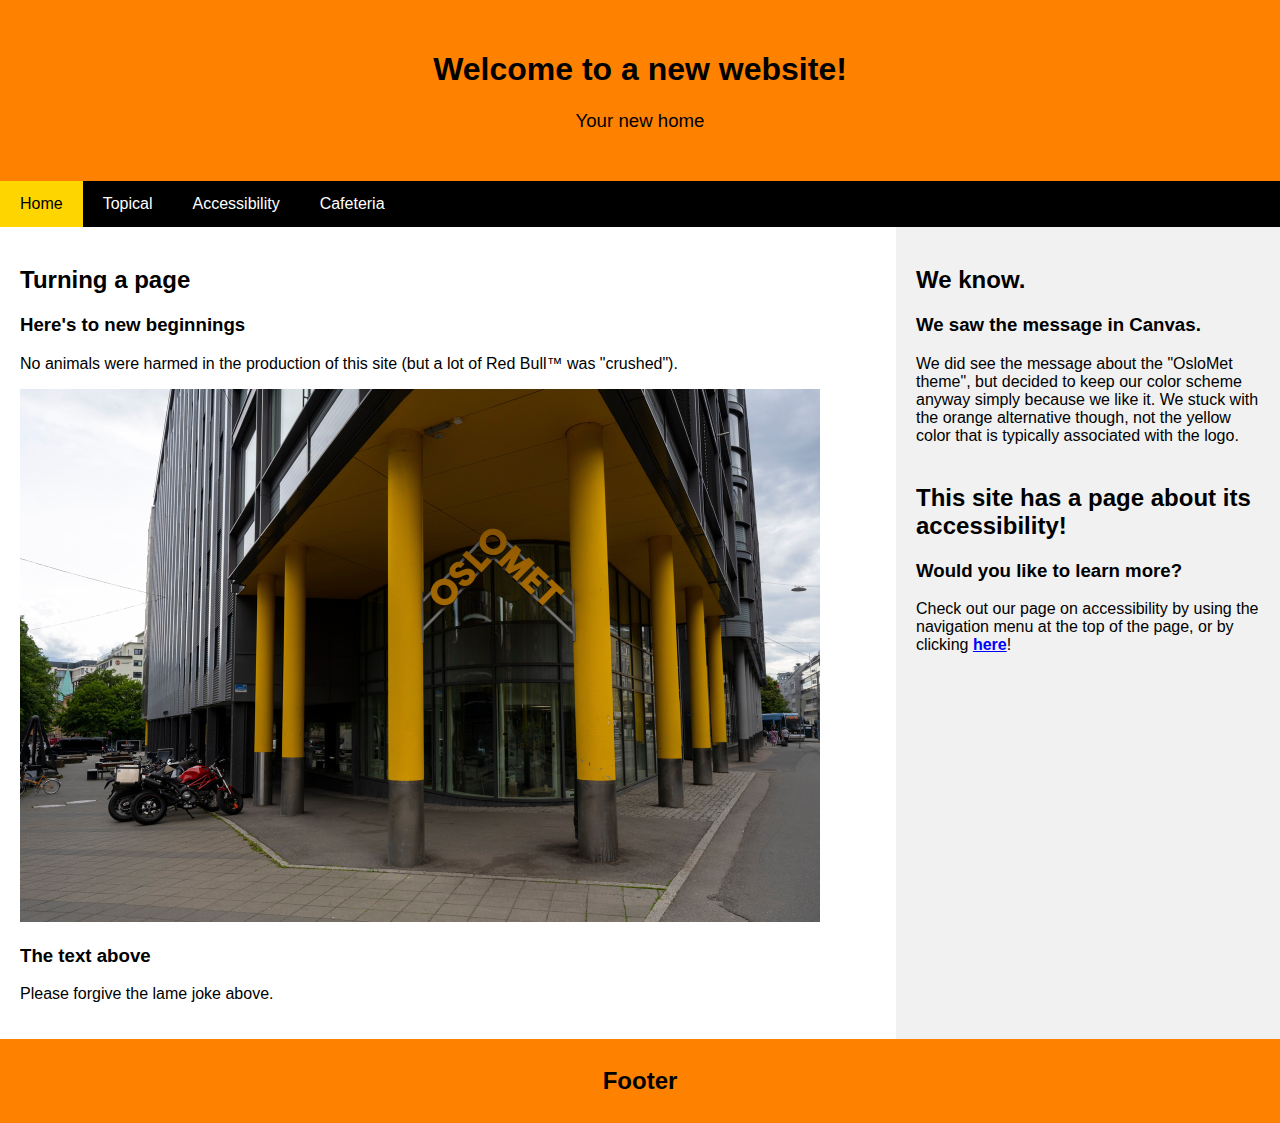
<file: index.html>
<!DOCTYPE html>
<html lang="en">
<head>
<title>Home</title>
<link type="text/CSS" rel="stylesheet" href="css/style.css">
<meta charset="UTF-8" name="viewport" content="width=device-width, initial-scale=1"> 
<!--Using the meta viewport element to make sure the dimensions and scaling on the page are relative to the screen width of the device-->
</head>
<body>

<div class="body-container">

  <!-- Header -->
  <div class="header">
    <h1>Welcome to a new website!</h1>
    <p>Your new home</p>
  </div>

  <!-- Navigation Bar -->
  <div class="navbar">
    <a class="active" href="index.html">Home</a>
    <a href="topical.html">Topical</a>
    <a href="accessibility.html">Accessibility</a>
    <a href="cafeteria.html">Cafeteria</a>
  </div>

  <!-- The grid with two columns -->
  <div class="row">

    <!-- Left column/main content -->
    <div class="main">
      <h2>Turning a page</h2>
      <h3>Here's to new beginnings</h3>
      <p>No animals were harmed in the production of this site (but a lot of Red Bull™ was "crushed").</p>

      <img src="media/campus-pilestredet.jpg" alt="OsloMet campus p35">
      <!-- Image sourced from https://foto.oslomet.no/fotoweb/archives/5007-Arkitektur-ved-OsloMet/Folder%2052/CampusSommer-84.jpg.info#c=%2Ffotoweb%2Farchives%2F5007-Arkitektur-ved-OsloMet%2F, Credit: Skjalg Bøhmer Vold/OsloMet -->

      <h3>The text above</h3>
      <p>Please forgive the lame joke above.</p>

    </div>

    <!-- Right column/side content -->
    <div class="side">
      <h2>We know.</h2>
      <h3>We saw the message in Canvas.</h3>
      <p>
        We did see the message about the "OsloMet theme", but decided to keep our color scheme anyway simply because we like it. 
        We stuck with the orange alternative though, not the yellow color that is typically associated with the logo.
      </p>

      <div class="divider-spacing"></div> <!-- Small space between the texts -->

      <h2>This site has a page about its accessibility!</h2>
      <h3>Would you like to learn more?</h3>
      <p>
        Check out our page on accessibility by using the navigation menu at the top of the page, 
        or by clicking <a href="accessibility.html" title="go to the accessibility page">here</a>!
      </p>
    </div>

  </div>
</div>

<!-- Footer -->
<div class="footer">
  <h2>Footer</h2>
</div>

</body>
</html>
</file>
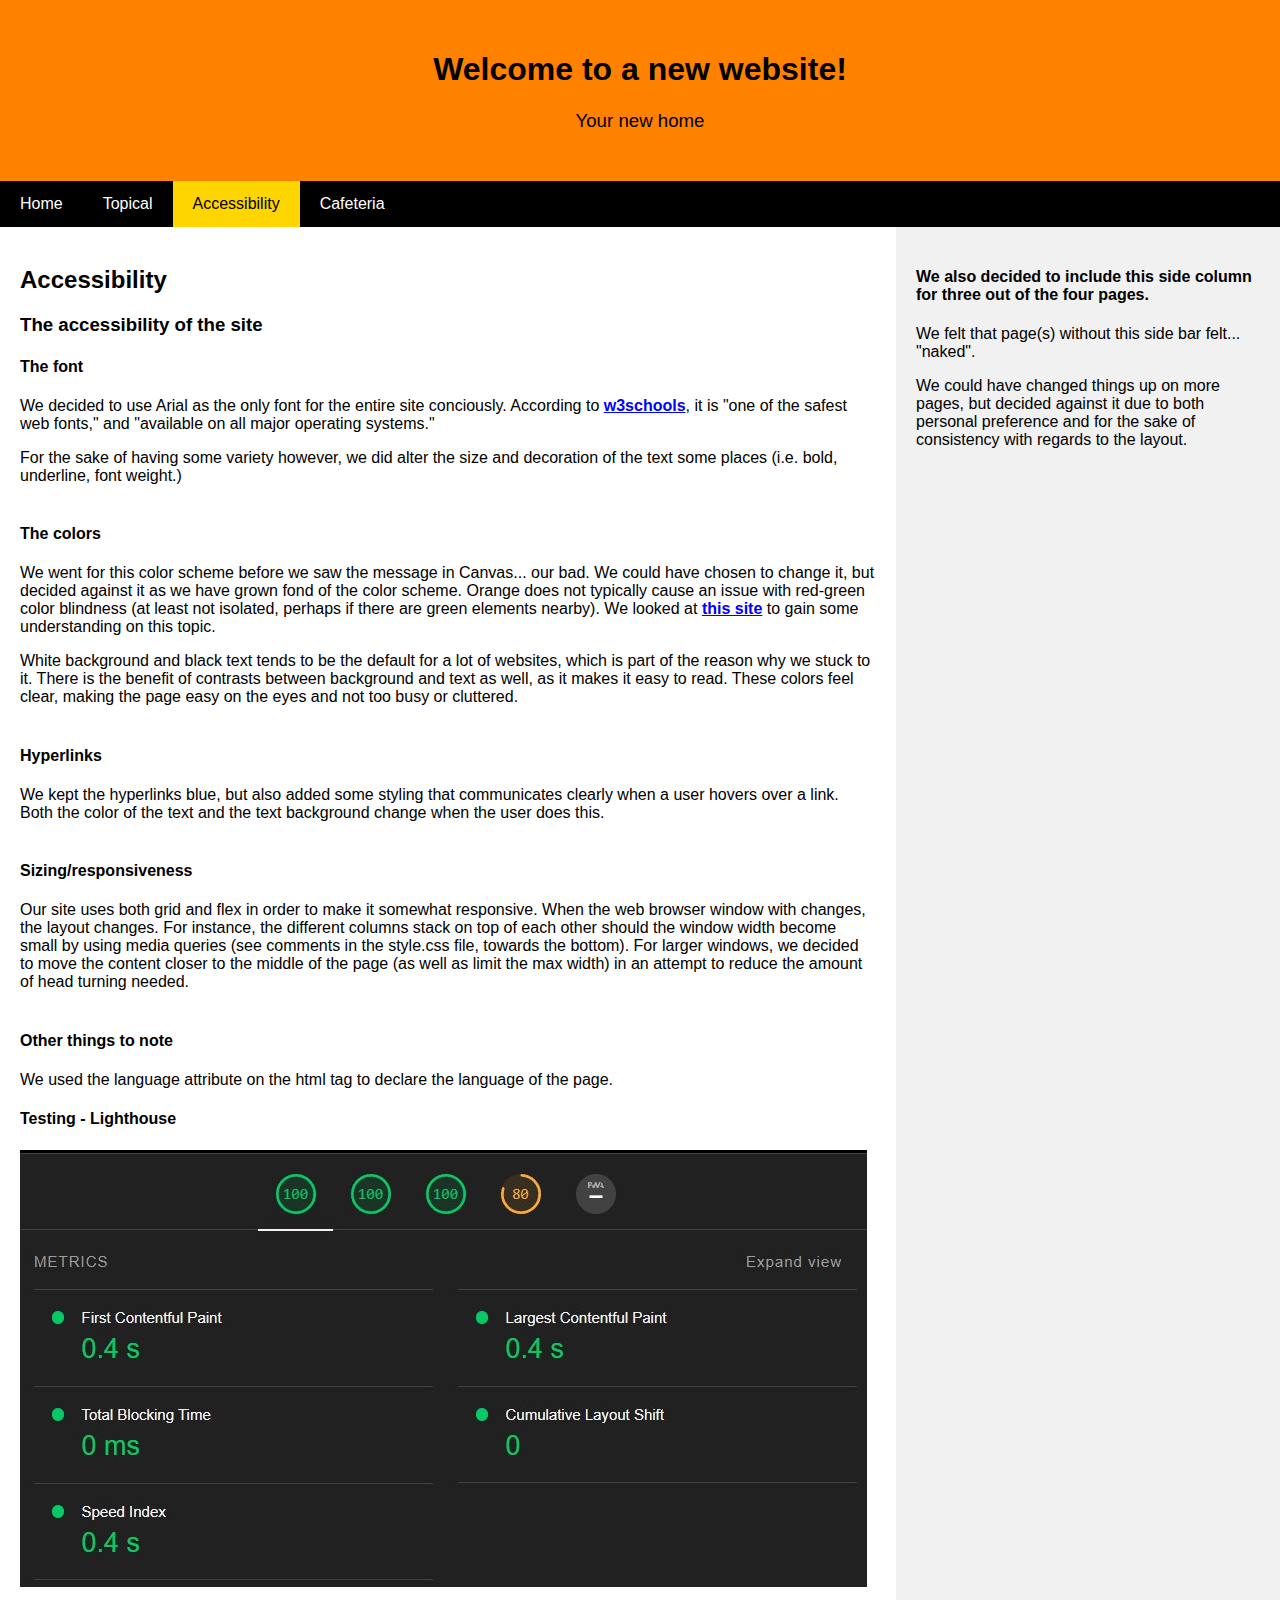
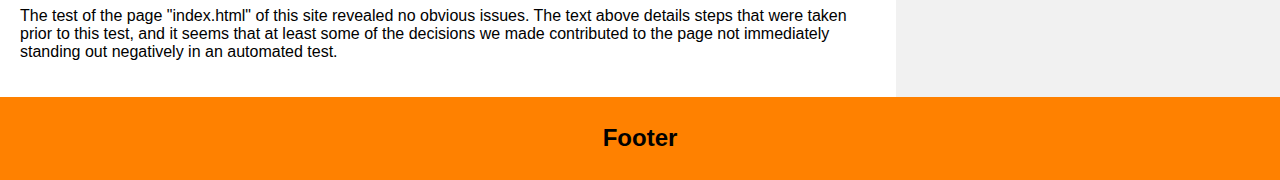
<file: accessibility.html>
<!DOCTYPE html>
<html lang="en">
<head>
<title>Accessibility</title>
<link type="text/CSS" rel="stylesheet" href="css/style.css">
<meta charset="UTF-8" name="viewport" content="width=device-width, initial-scale=1">
</head>
<body>

<div class="body-container">

  <!-- Header -->
  <div class="header">
    <h1>Welcome to a new website!</h1>
    <p>Your new home</p>
  </div>

  <!-- Navigation Bar -->
  <div class="navbar">
    <a href="index.html">Home</a>
    <a href="topical.html">Topical</a>
    <a class="active" href="accessibility.html">Accessibility</a>
    <a href="cafeteria.html">Cafeteria</a>
  </div>

  <!-- The grid with two columns -->
  <div class="row">

    <!--Main/left column-->
    <div class="main">
      <h2>Accessibility</h2>

      <h3>The accessibility of the site</h3>

      <h4>The font</h4>
      <p>
        We decided to use Arial as the only font for the entire site conciously. 
        According to <a href="https://www.w3schools.com/cssref/css_websafe_fonts.php" target="_blank" rel="noopener noreferrer"title="w3schools web safe fonts">w3schools</a>, it is "one of the safest web fonts," and "available on all major operating systems." 
        <!--Used the attributes "noopener" and "noreferrer" based on recommendations from FreeCodeCamp: https://www.freecodecamp.org/news/what-is-tabnabbing/ -->
      </p>
      <p>
        For the sake of having some variety however, we did alter the size and decoration of the text some places (i.e. bold, underline, font weight.)
      </p>

      <div class="divider-spacing"></div> <!-- Creates a small space -->

      <h4>The colors</h4>
      <p>
        We went for this color scheme before we saw the message in Canvas... our bad. 
        We could have chosen to change it, but decided against it as we have grown fond of the color scheme.
        Orange does not typically cause an issue with red-green color blindness (at least not isolated, perhaps if there are green elements nearby).
        We looked at <a href="https://www.datylon.com/blog/data-visualization-for-colorblind-readers" target="_blank" rel="noopener noreferrer" title="datylon.com data visualization for colorblind">this site</a> to gain some understanding on this topic.
        <!--Used the attributes "noopener" and "noreferrer" based on recommendations from FreeCodeCamp: https://www.freecodecamp.org/news/what-is-tabnabbing/ -->
      </p>
      <p>
        White background and black text tends to be the default for a lot of websites, which is part of the reason why we stuck to it.
        There is the benefit of contrasts between background and text as well, as it makes it easy to read.
        These colors feel clear, making the page easy on the eyes and not too busy or cluttered.
      </p>

      <div class="divider-spacing"></div> <!-- Creates a small space -->

      <h4>Hyperlinks</h4>
      <p>
        We kept the hyperlinks blue, but also added some styling that communicates clearly when a user hovers over a link.
        Both the color of the text and the text background change when the user does this.
      </p>

      <div class="divider-spacing"></div> <!-- Creates a small space -->

      <h4>Sizing/responsiveness</h4>
      <p>
        Our site uses both grid and flex in order to make it somewhat responsive.
        When the web browser window with changes, the layout changes.
        For instance, the different columns stack on top of each other should the window width become small by using media queries (see comments in the style.css file, towards the bottom).
        For larger windows, we decided to move the content closer to the middle of the page (as well as limit the max width) in an attempt to reduce the amount of head turning needed.
      </p>

      <div class="divider-spacing"></div> <!-- Creates a small space -->

      <h4>Other things to note</h4>
      <p>We used the language attribute on the html tag to declare the language of the page.</p>

      <h4>Testing - Lighthouse</h4>
      <img src="media/lighthouse-metrics.jpg" alt="Google Lighthouse test metrics">
      <p>
        The test of the page "index.html" of this site revealed no obvious issues. 
        The text above details steps that were taken prior to this test, 
        and it seems that at least some of the decisions we made contributed to the page not immediately standing out negatively in an automated test.
      </p>

    </div>

    <!--Side content-->
    <div class="side">
      <h4>We also decided to include this side column for three out of the four pages.</h4>

      <p>We felt that page(s) without this side bar felt... "naked".</p>
      <p>
        We could have changed things up on more pages, but decided against it due to both personal preference and for the sake of consistency with regards to the layout.
      </p>
      
    </div>

  </div>
</div>

<!-- Footer -->
<div class="footer">
  <h2>Footer</h2>
</div>

</body>
</html>
</file>
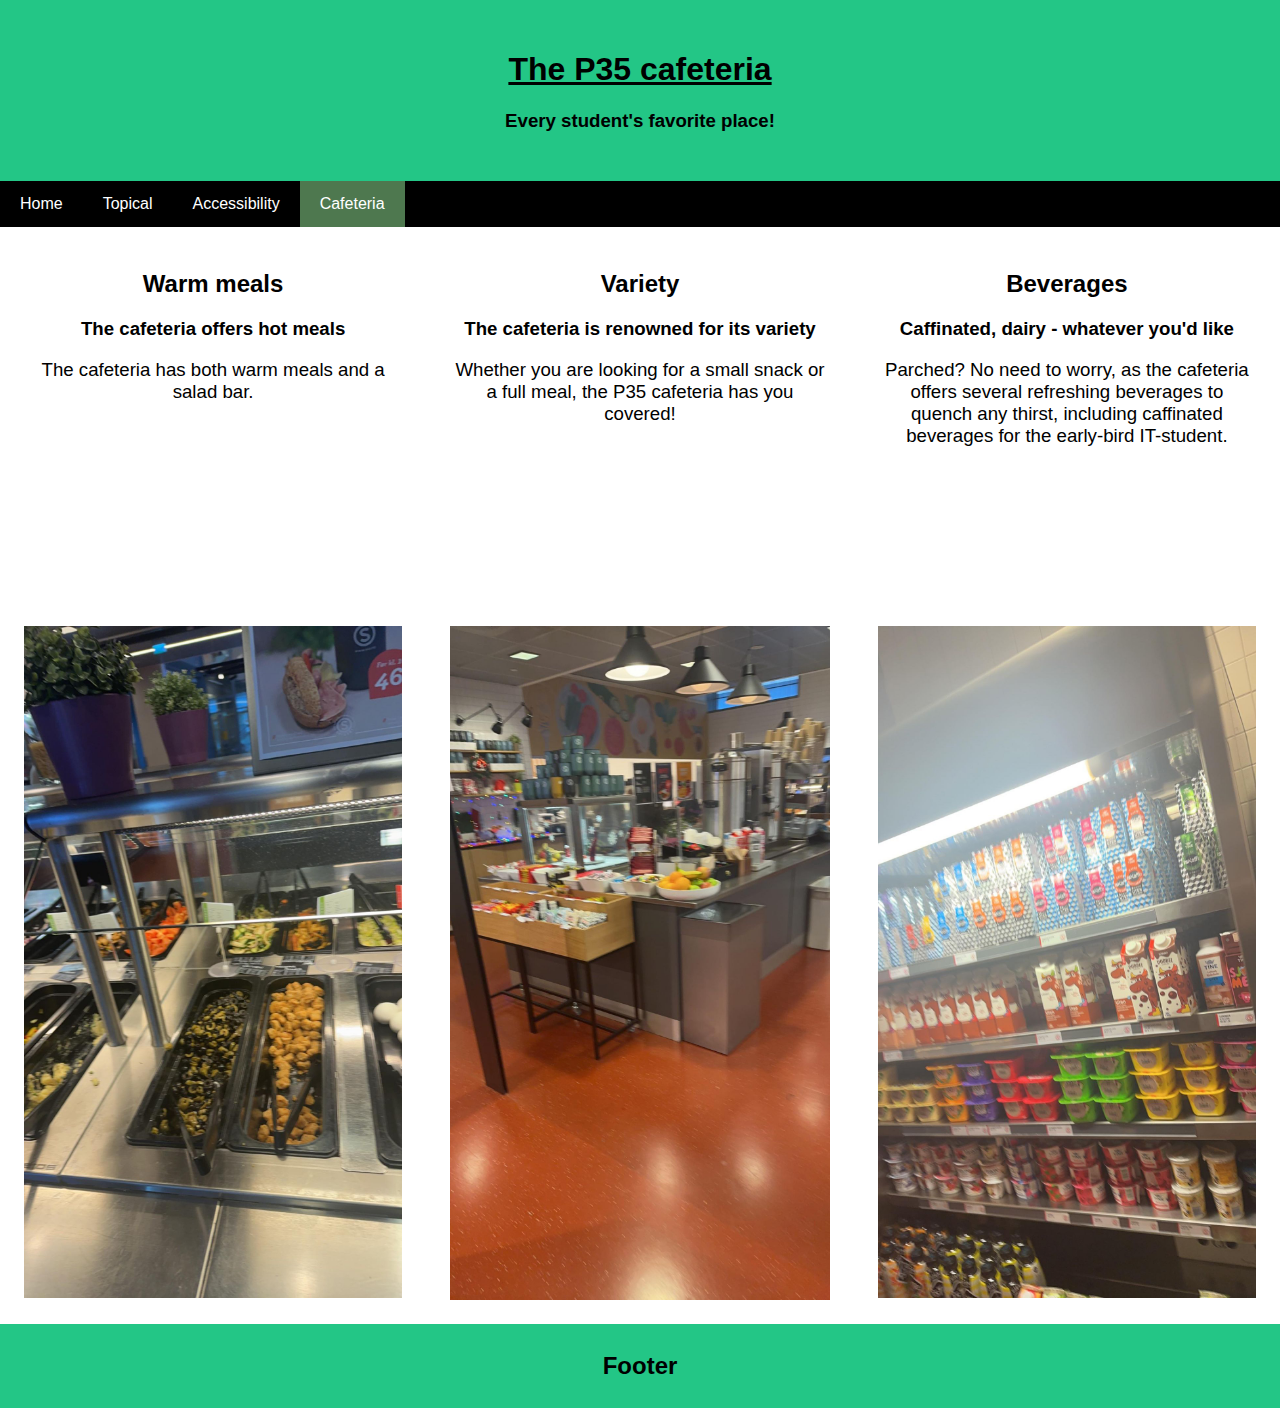
<file: cafeteria.html>
<!DOCTYPE html>
<html lang="en">
<head>
<title>Cafeteria</title>
<link type="text/CSS" rel="stylesheet" href="css/style.css">
<meta charset="UTF-8" name="viewport" content="width=device-width, initial-scale=1">
</head>
<body>

<div class="body-container-cafeteria">

  <!-- Header -->
  <div class="header-cafeteria">
    <h1>The P35 cafeteria</h1>
    <p>Every student's favorite place!</p>
  </div>

  <!-- Navigation Bar -->
  <div class="navbar-cafeteria">
    <a href="index.html">Home</a>
    <a href="topical.html">Topical</a>
    <a href="accessibility.html">Accessibility</a>
    <a class="active" href="cafeteria.html">Cafeteria</a>
  </div>

  <!-- Main content (grid with three columns) -->
  <div class="row-cafeteria">

  <!-- Left column -->
    <div class="first-cafeteria">

      <!-- Top part -->
      <div class="cafeteria-column-container">
        <h2>Warm meals</h2>
        <h3>The cafeteria offers hot meals</h3>
        <p>The cafeteria has both warm meals and a salad bar.</p>
      </div>

      <!-- Bottom part -->
      <div class="cafeteria-column-container">
        <img src="media/kantine1.jpg" alt="Cafeteria warm food">
        <!--Photo: private-->
      </div>

    </div>

  <!-- Middle column -->
    <div class="second-cafeteria">

      <!-- Top part -->
      <div class="cafeteria-column-container">
        <h2>Variety</h2>
        <h3>The cafeteria is renowned for its variety</h3>
        <p>Whether you are looking for a small snack or a full meal, the P35 cafeteria has you covered!</p>
      </div>

      <!-- Bottom part -->
      <div class="cafeteria-column-container">
        <img src="media/kantine2.jpg" alt="Cafeteria variety">
        <!--Photo: private-->
      </div>

    </div>

  <!-- Right column -->
    <div class="third-cafeteria">

      <!-- Top part -->
      <div class="cafeteria-column-container">
        <h2>Beverages</h2>
        <h3>Caffinated, dairy - whatever you'd like</h3>
        <p>Parched? No need to worry, as the cafeteria offers several refreshing beverages to quench any thirst, including caffinated beverages for the early-bird IT-student.</p>
      </div>

      <!-- Bottom part -->
      <div class="cafeteria-column-container">
        <img src="media/kantine3.jpg" alt="Cafeteria beverages">
        <!--Photo: private-->
      </div>

    </div>

  </div> <!-- End of columns -->

</div>

<!-- Footer -->
<div class="footer-cafeteria">
  <h2>Footer</h2>
</div>

</body>
</html>
</file>
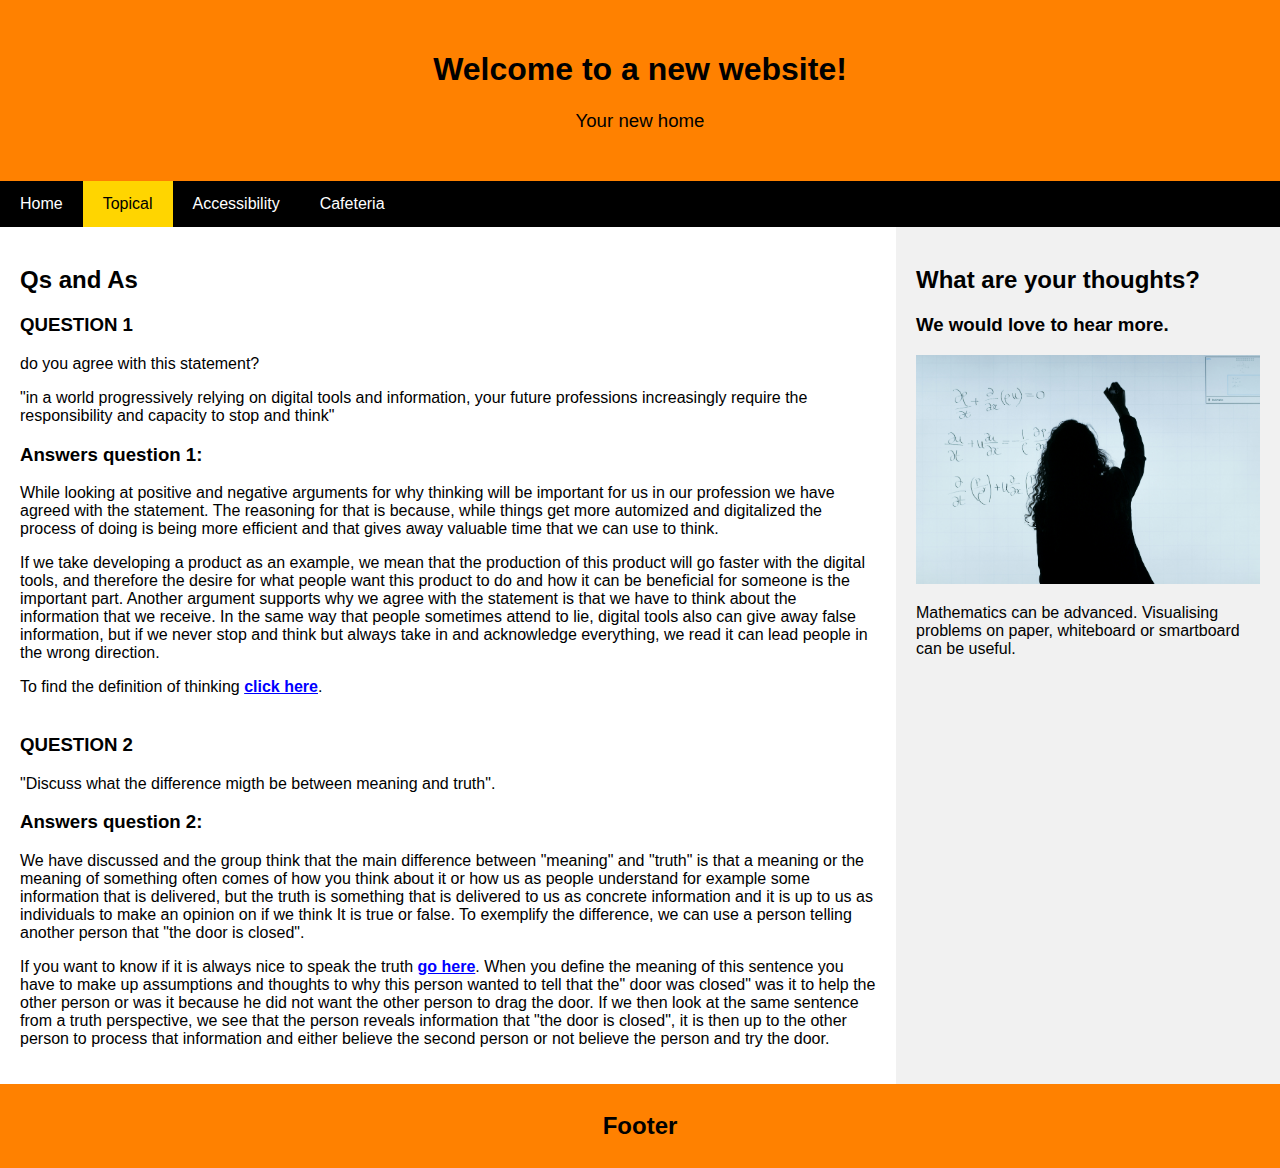
<file: topical.html>
<!DOCTYPE html>
<html lang="en">
<head>
<title>Topical</title>
<link type="text/CSS" rel="stylesheet" href="css/style.css">
<meta charset="UTF-8" name="viewport" content="width=device-width, initial-scale=1">
</head>
<body>

<div class="body-container">

  <!-- Header -->
  <div class="header">
    <h1>Welcome to a new website!</h1>
    <p>Your new home</p>
  </div>

  <!-- Navigation Bar -->
  <div class="navbar">
    <a href="index.html">Home</a>
    <a class="active" href="topical.html">Topical</a>
    <a href="accessibility.html">Accessibility</a>
    <a href="cafeteria.html">Cafeteria</a>
  </div>

  <!-- The grid with content -->

  <div class="row">

    <!--Main content - questions and answers from DATA1100-->
    <div class="main">

      <h2>Qs and As</h2>

      <!--Question 1-->
      <h3>QUESTION 1</h3>
      <p>do you agree with this statement? </p>
      <p>"in a world progressively relying on digital tools and information, your future professions increasingly require the responsibility and capacity to stop and think"</p>

      <h3>Answers question 1:</h3>
      <p>
        While looking at positive and negative arguments for why thinking will be important for us in our profession we have agreed with the statement.
        The reasoning for that is because, while things get more automized and digitalized the process of doing is being more efficient and that gives away valuable time that we can use to think. 
      </p>
            
      <p>
        If we take developing a product as an example, we mean that the production of this product will go faster with the digital tools, and therefore the desire for what people want this product to do and how it can be beneficial for someone is the important part.
        Another argument supports why we agree with the statement is that we have to think about the information that we receive. 
        In the same way that people sometimes attend to lie, digital tools also can give away false information, but if we never stop and think but always take in and acknowledge everything, we read it can lead people in the wrong direction.
      </p>

      <p>
        To find the definition of thinking 
        <a href="https://www.merriam-webster.com/dictionary/thinking" target="_self" title="This takes you to the definition of thinking" >
         click here</a>.
      </p>

      <div class="divider-spacing"></div> <!-- Creates a small space between question 1 and question 2-->

      <!--Question 2-->
      <h3>QUESTION 2</h3>
      <p>
        "Discuss what the difference migth be between meaning and truth".
      </p>

      <h3>Answers question 2:</h3>
      <p>
        We have discussed and the group think that the main difference between "meaning" and "truth" is that a meaning or the meaning of something often comes of how you think about it or how us as people understand for example some information that is delivered, but the truth is something that is delivered to us as concrete information and it is up to us as individuals to make an opinion on if we think It is true or false.
        To exemplify the difference, we can use a person telling another person that "the door is closed".
      </p>

      <p>
        If you want to know if it is always nice to speak the truth <a href="https://www.quora.com/Is-it-always-good-to-speak-the-truth" target="_self" title="Is it always good to speak the truth">go here</a>.
        When you define the meaning of this sentence you have to make up assumptions and
        thoughts to why this person wanted to tell that the" door was closed" was 
        it to help the other person or was it because he did not want the other person to drag the door.
        If we then look at the same sentence from a truth perspective, we see that the person
        reveals information that "the door is closed", it is then up to the other person to process 
        that information and either believe the second person or not believe the person and try the door.
      </p>

    </div>

    <!--Side content/right column-->
    <div class="side">
      <h2>What are your thoughts?</h2>
      <h3>We would love to hear more.</h3>

      <!--Image source from https://www.pexels.com/nb-no/bilde/silhuett-matte-matematikk-skole-3862130/ -->
      <img src="media/math-smartboard.jpg" alt="Person doing math on smartboard">

      <p>Mathematics can be advanced. Visualising problems on paper, whiteboard or smartboard can be useful.</p>

    </div>
  </div>
</div>

<!-- Footer -->
<div class="footer">
  <h2>Footer</h2>
</div>

</body>
</html>
</file>
<file: css/style.css>
* {
    box-sizing: border-box;
  }
/* Style of the body */
body {
  font-family: Arial;
  margin: 0;
}
  
  /* Grid container for body content and footer */
.body-container {
  display: grid;
  grid-template-rows:auto auto 1fr auto; /* Header is auto, nav menu is auto, Main content is 1 fr, Footer is auto */
  min-height: 100vh;
}
  /* Header title */
.header {
  padding: 30px;
  text-align: center;
  background: #ff8100;
  color: black;
}

.header p {
  font-size: 14pt;
}
  
  /* - - - Navigation bar - - - */
  /* top navigation bar */
  .navbar {
    display: flex;
    background-color: black;
    overflow: hidden;
  }
  
  /* navigation bar links */
  .navbar a {
    color: white;
    padding: 14px 20px;
    text-decoration: none;
    text-align: center;
  }
  
  /* Change color on hover */
  .navbar a:hover {
    background-color: #ffd500;
    color: black;
  }
  
  /* Give a specific color for the active page in the nav bar*/
  .navbar a.active {
    color: black;
    background-color: #ffd500;
  }

  /* Column container */
  .row {  
    display: flex;
    flex-wrap: wrap;
  }
  
  /* Hyperlinked text */
  .row a {
    text-decoration: underline;
    font-weight: bold;
    color: blue;
  }

  .row a:hover {
    color: white;
    background-color: #565656;
    overflow: hidden;
    text-decoration: none;
  }

  .divider-spacing {
    height: 3px;
  }

  /* Create two unequal columns that sit next to each other */
  /* Sidebar/right column */
  .side {
    flex: 30%;
    background-color: #f1f1f1;
    padding: 20px;
    min-width: 200px;
    max-width: 500px;
  }

  .side img {
    max-width: 100%;
    width: 100%;
    height: auto;
  }
  
  /* Main column */
  .main {
    flex: 70%;
    background-color: white;
    padding: 20px;
    max-width: 1000px;
  }

  .main img {
    max-width: 100%;
    height: auto;
  }

  .footer {
    display: block;
    padding: 8px;
    text-align: center;
    background: #ff8100;
  }
  

  /* - - - CAFETERIA PAGE - - - */
  /* Header title */
  .header-cafeteria {
  padding: 30px;
  text-align: center;
  background: #23c686;
  color: black;
  }

  /* Styling the text */
  .header-cafeteria h1 {
    text-decoration: underline;
  }

  .header-cafeteria p {
    font-weight: bold;
  }
  
  .body-container-cafeteria p, h3 {
    font-size: 14pt;
  }

  /* top navigation bar */
  .navbar-cafeteria {
    display: flex;
    background-color: black;
    overflow: hidden;
  }
  
  /* navigation bar links */
  .navbar-cafeteria a {
    color: white;
    padding: 14px 20px;
    text-decoration: none;
    text-align: center;
  }
  
  /* Change color on hover */
  .navbar-cafeteria a:hover {
    background-color: #99ccc0;
    color: black;
  }
  
  /* Give a specific color for the active page in the nav bar*/
  .navbar-cafeteria a.active {
    color: white;
    background-color: #4e784f;
  }
  
  /* Body, grid parts*/
  .row-cafeteria {
    display: flex;
    flex-wrap: wrap;
  }

  /* Images in the body */
  .body-container-cafeteria img {
    display: block;
    max-width: 100%;
    height: auto;
    margin-left: auto;
    margin-right: auto;
    object-fit: cover;
  }

  /* The three columns */
  .first-cafeteria {
  flex: 33.3%;
  background-color: white;
  padding: 12px;
  max-width: 600px;
  text-align: center;
  }

  .second-cafeteria {
  flex: 33.4%;
  background-color: white;
  padding: 12px;
  max-width: 600px;
  text-align: center;
  }

  .third-cafeteria {
  flex: 33.3%;
  background-color: white;
  padding: 12px;
  max-width: 600px;
  text-align: center;
  }

  .cafeteria-column-container {
    padding: 12px;
    max-width: 600px;
    flex: 1;
  }

  /* Fake image, placeholder */
  .fakeimg {
    background-color: #aaa;
    width: 100%;
    padding: 20px;
  }

  /* Footer */
  .footer-cafeteria {
    padding: 8px;
    text-align: center;
    background: #23c686;
  }


  /* - - - MEDIA QUERIES - - - */
  
  /* If the screen width is less than 700px, this makes the columns stack on top of each other for better viewing experience*/
  @media (max-width: 700px) {
    .row, .navbar, .row-cafeteria {   
      flex-wrap: wrap;
    }
    .side, .main, .first-cafeteria, .second-cafeteria, .third-cafeteria {
      flex: 100%; /* Uses flex: 100% to force columns to take up the entire width of the screen */
      min-width: 0; /* Reset min-width to allow full width on smaller screen sizes */
    }
    .side, .first-cafeteria, .second-cafeteria, .third-cafeteria {
      max-width: 100%;
    }


  }

  /* Center the columns on larger screens, using the width of 720p as a threshold */
  @media (min-width: 1281px) {
    .row {
        margin-left: 20%; /* Moves the container closer to the center*/
        margin-right: 15%;
        max-width: 1400px; /* Limits the maximal width of the entire layout */
    }

    .row-cafeteria {
      margin-left: 7.5%;
      margin-right: 7.5%;
      max-width: 1400px;
    }

    .cafeteria-column-container{
      min-height: 300px;
    }

  }

  /* Between the two sizes above, this will ensure the images stay somewhat at the same height level on the page,
  as the top part's min height should be sufficient to keep the images at bay. 
  N.B. would likely need to be altered if the text is edited to become longer!*/
  @media (min-width: 700.1px) and (max-width: 1280px) {
    .cafeteria-column-container{
      min-height: 375px;
    }
  }
</file>
